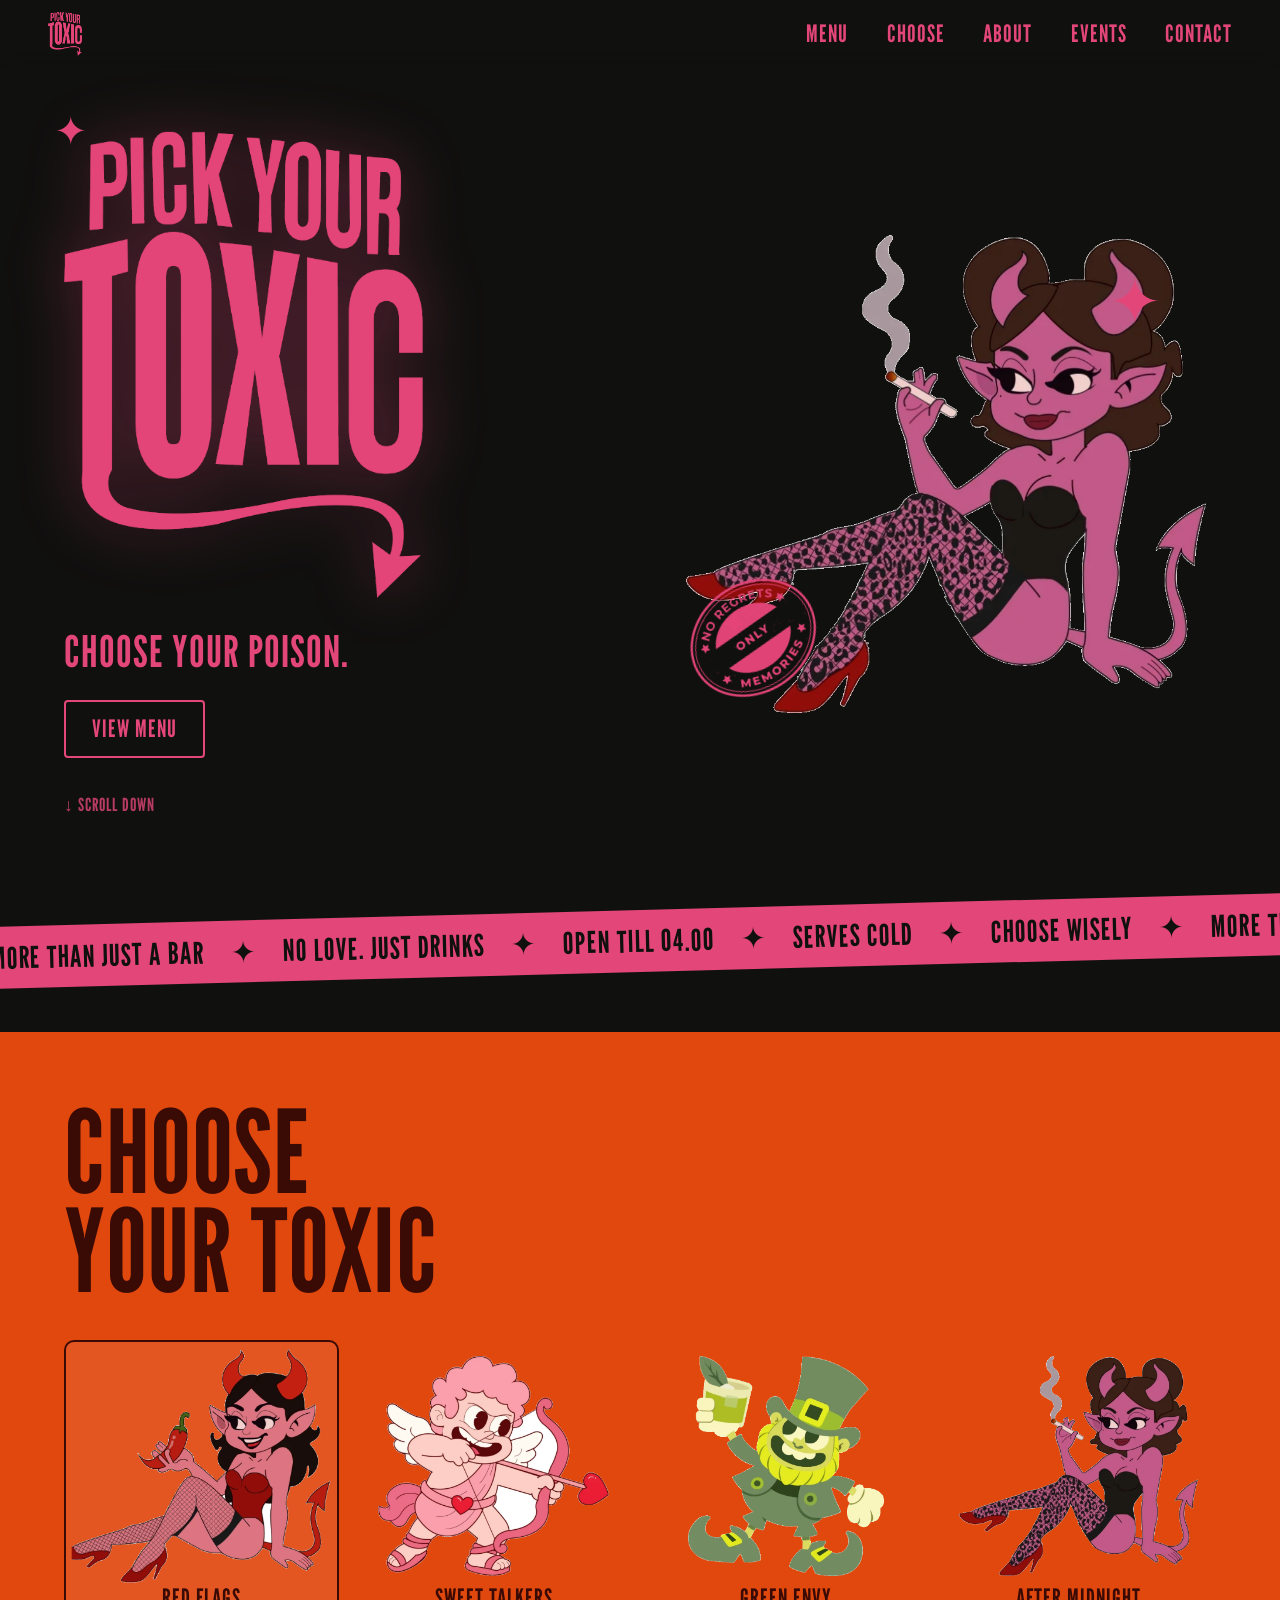
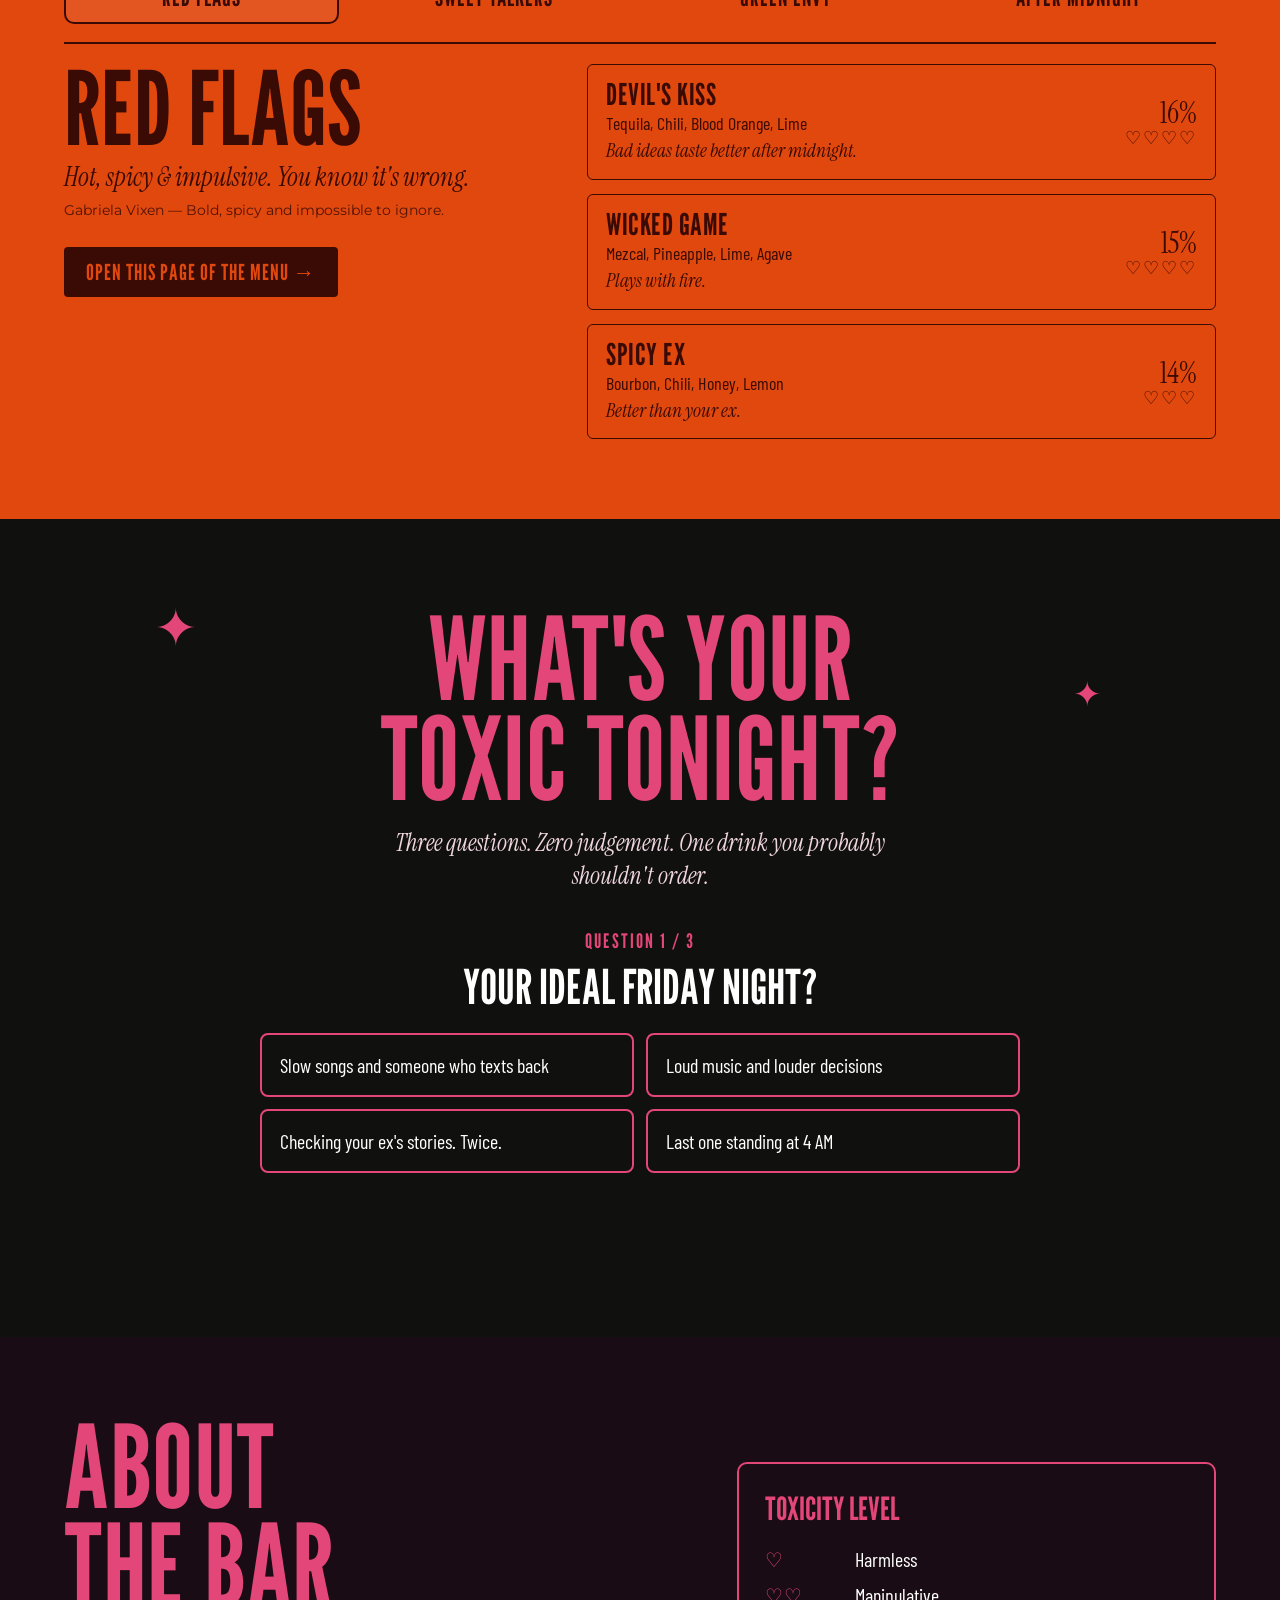
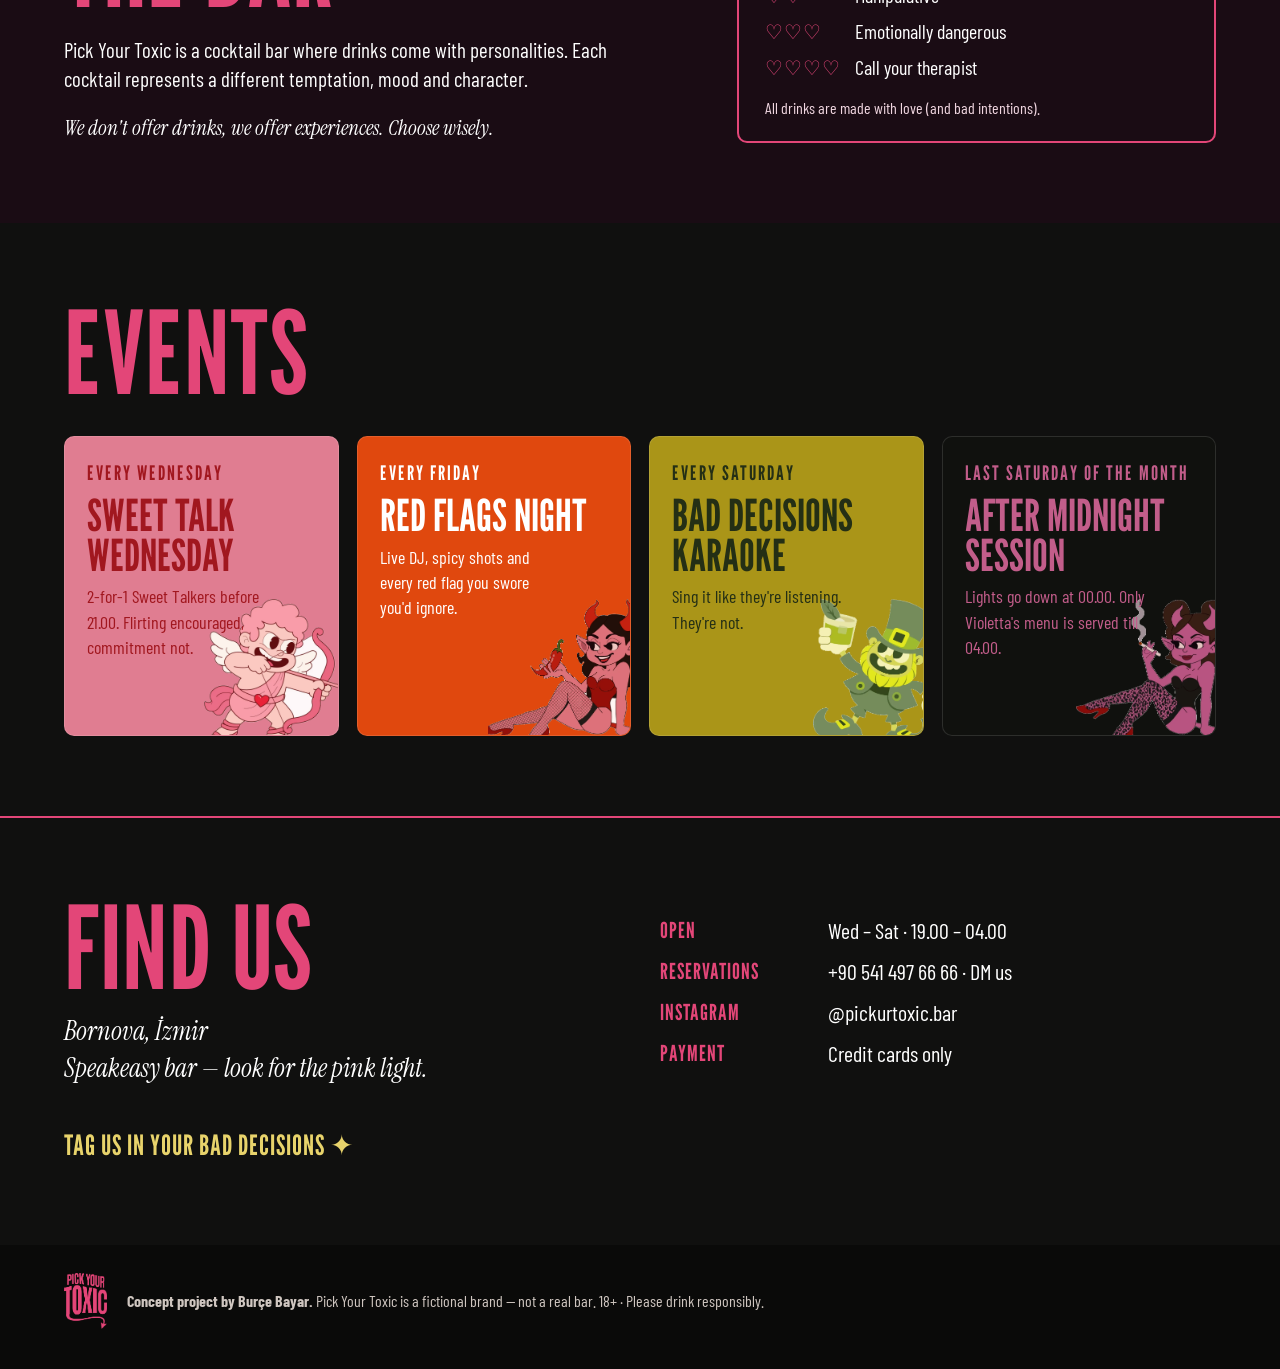
<file: pyt/index.html>
<!DOCTYPE html>
<html lang="en">
<head>
<meta charset="UTF-8">
<meta name="viewport" content="width=device-width, initial-scale=1, viewport-fit=cover">
<title>Pick Your Toxic — Choose your poison.</title>
<meta name="robots" content="noindex, nofollow">
<meta name="description" content="Pick Your Toxic — a concept cocktail bar brand by Burçe Bayar.">
<meta name="theme-color" content="#10100F">
<link rel="icon" href="img/logo.webp">
<link rel="preconnect" href="https://fonts.googleapis.com">
<link rel="preconnect" href="https://fonts.gstatic.com" crossorigin>
<link href="https://fonts.googleapis.com/css2?family=League+Gothic&family=Barlow+Condensed:wght@400;500;600;700&family=Instrument+Serif:ital@0;1&family=Montserrat:wght@400;500&display=swap" rel="stylesheet">
<link rel="stylesheet" href="pyt.css">
</head>
<body>

<header class="nav">
  <a href="#top" class="nav-logo" aria-label="Pick Your Toxic"><img src="img/logo.webp" alt="Pick Your Toxic"></a>
  <nav id="navLinks">
    <button data-open-menu>Menu</button>
    <a href="#toxic">Choose</a>
    <a href="#about">About</a>
    <a href="#events">Events</a>
    <a href="#contact">Contact</a>
  </nav>
  <button class="burger" id="burger" aria-label="Open navigation"><i></i><i></i><i></i></button>
</header>

<main>
  <!-- HERO -->
  <section class="hero" id="top">
    <div class="hero-copy">
      <span class="spark s1">✦</span>
      <img class="hero-logo" src="img/logo.webp" alt="Pick Your Toxic">
      <p class="hero-sub">Choose your poison.</p>
      <button class="btn" data-open-menu>View menu</button>
      <a class="scroll" href="#toxic">↓ Scroll down</a>
    </div>
    <div class="hero-art">
      <span class="spark s2">✦</span>
      <span class="spark s3">✦</span>
      <img src="img/char_violetta.webp" alt="Violetta Vice">
      <img class="stamp" src="img/stamp.webp" alt="No regrets, only memories">
    </div>
  </section>

  <!-- MARQUEE -->
  <div class="marquee" aria-hidden="true"><div>
    <span>More than just a bar</span>✦<span>No love. Just drinks</span>✦<span>Open till 04.00</span>✦<span>Serves cold</span>✦<span>Choose wisely</span>✦
    <span>More than just a bar</span>✦<span>No love. Just drinks</span>✦<span>Open till 04.00</span>✦<span>Serves cold</span>✦<span>Choose wisely</span>✦
  </div></div>

  <!-- CHOOSE YOUR TOXIC -->
  <section class="toxic" id="toxic">
    <h2 class="big">Choose<br>your toxic</h2>
    <div class="chars" id="chars" role="tablist"></div>
    <div class="dots" id="dots"></div>
    <div class="cat" id="cat"></div>
  </section>

  <!-- QUIZ -->
  <section class="quiz" id="quiz">
    <span class="spark q1">✦</span><span class="spark q2">✦</span>
    <h2 class="big">What's your<br>toxic tonight?</h2>
    <p class="quiz-sub">Three questions. Zero judgement. One drink you probably shouldn't order.</p>
    <div class="quiz-box" id="quizBox"></div>
  </section>

  <!-- ABOUT -->
  <section class="about" id="about">
    <div>
      <h2 class="big">About<br>the bar</h2>
      <p>Pick Your Toxic is a cocktail bar where drinks come with personalities. Each cocktail represents a different temptation, mood and character.</p>
      <p class="serif">We don't offer drinks, we offer experiences. Choose wisely.</p>
    </div>
    <div class="levels">
      <h3>Toxicity level</h3>
      <ul>
        <li><span class="h">♡</span> Harmless</li>
        <li><span class="h">♡♡</span> Manipulative</li>
        <li><span class="h">♡♡♡</span> Emotionally dangerous</li>
        <li><span class="h">♡♡♡♡</span> Call your therapist</li>
      </ul>
      <p class="fine">All drinks are made with love (and bad intentions).</p>
    </div>
  </section>

  <!-- EVENTS -->
  <section class="events" id="events">
    <h2 class="big">Events</h2>
    <div class="ev-list" id="evList"></div>
  </section>

  <!-- CONTACT -->
  <section class="contact" id="contact">
    <div>
      <h2 class="big">Find us</h2>
      <p class="addr">Bornova, İzmir<br>Speakeasy bar — look for the pink light.</p>
    </div>
    <dl>
      <dt>Open</dt><dd>Wed – Sat · 19.00 – 04.00</dd>
      <dt>Reservations</dt><dd>+90 541 497 66 66 · DM us</dd>
      <dt>Instagram</dt><dd>@pickurtoxic.bar</dd>
      <dt>Payment</dt><dd>Credit cards only</dd>
    </dl>
    <p class="c-tag">Tag us in your bad decisions ✦</p>
  </section>
</main>

<footer class="foot">
  <img src="img/logo.webp" alt="">
  <p><b>Concept project by Burçe Bayar.</b> Pick Your Toxic is a fictional brand — not a real bar. 18+ · Please drink responsibly.</p>
</footer>

<!-- FOLDING MENU -->
<div class="menu-ov" id="menuOv" hidden>
  <button class="menu-close" id="menuClose">Close menu ✕</button>
  <p class="menu-hint" id="menuHint">Click the menu to open it</p>
  <div class="stage" id="stage">
    <div class="fold" id="fold"></div>
  </div>
  <div class="book-nav" id="bookNav">
    <button id="bkPrev" aria-label="Previous page">‹</button>
    <span id="bkPage">1 / 5</span>
    <button id="bkNext" aria-label="Next page">›</button>
  </div>
  <div class="book-txt" id="bookTxt"></div>
  <!-- detail -->
  <div class="detail" id="detail" hidden>
    <button class="d-back" id="dBack">← Back to menu</button>
    <div class="d-wrap">
      <img id="dImg" alt="">
      <div class="d-info" id="dInfo"></div>
    </div>
    <button class="d-arrow d-prev" id="dPrev" aria-label="Previous">‹</button>
    <button class="d-arrow d-next" id="dNext" aria-label="Next">›</button>
  </div>
</div>

<script src="pyt.js"></script>
</body>
</html>
</file>
<file: pyt/pyt.css>
/* Pick Your Toxic — concept bar site by Burçe Bayar
   Fonts: başlıklar League Gothic (Heading Now yerine ücretsiz benzer font),
   gövde Barlow Condensed (Nimbus Sans Bold Condensed yerine). */
:root{
  --pink:#E34678; --orange:#E0480E; --envy:#AB9519; --black:#10100F; --lav:#B14C89;
  --paper:#f4ece4;
  --head:'League Gothic','Oswald',Impact,sans-serif;
  --body:'Barlow Condensed','Arial Narrow',sans-serif;
  --serif:'Instrument Serif',Georgia,serif;
  --mont:'Montserrat',system-ui,sans-serif;
  --bg:var(--black); --ink:var(--pink);
}
*{box-sizing:border-box;margin:0;padding:0}
html{scroll-behavior:smooth;scroll-padding-top:70px}
body{background:var(--black);color:#fff;font-family:var(--body);font-size:18px;line-height:1.4;overflow-x:hidden}
img{display:block;max-width:100%}
a{color:inherit;text-decoration:none}
button{font:inherit;color:inherit;background:none;border:0;cursor:pointer}
[hidden]{display:none!important}
.big{overflow-wrap:break-word;font-family:var(--head);font-weight:400;text-transform:uppercase;font-size:clamp(56px,9vw,120px);line-height:.86;color:var(--pink);letter-spacing:.5px}
.serif{font-family:var(--serif);font-style:italic;font-size:1.25em}
.spark{position:absolute;color:var(--pink);pointer-events:none;animation:twinkle 2.6s ease-in-out infinite}
@keyframes twinkle{50%{transform:scale(.6) rotate(20deg);opacity:.5}}
.btn{display:inline-block;padding:10px 26px;border:2px solid var(--pink);color:var(--pink);font-family:var(--head);font-size:24px;letter-spacing:1px;text-transform:uppercase;border-radius:4px;transition:background .2s,color .2s}
.btn:hover{background:var(--pink);color:var(--black)}

/* NAV */
.nav{position:sticky;top:0;z-index:50;display:flex;align-items:center;justify-content:space-between;padding:12px clamp(18px,4vw,48px);background:rgba(16,16,15,.88);backdrop-filter:blur(8px)}
.nav-logo img{height:44px;width:auto}
.nav nav{display:flex;gap:clamp(18px,3vw,40px)}
.nav nav a,.nav nav button{font-family:var(--head);font-size:24px;letter-spacing:1px;text-transform:uppercase;color:var(--pink);position:relative}
.nav nav a::after,.nav nav button::after{content:"";position:absolute;left:0;right:100%;bottom:-2px;height:2px;background:var(--pink);transition:right .25s}
.nav nav a:hover::after,.nav nav button:hover::after{right:0}
.burger{display:none;width:34px;height:26px;flex-direction:column;justify-content:space-between}
.burger i{display:block;height:3px;background:var(--pink);border-radius:2px}

/* HERO */
.hero{position:relative;min-height:calc(100vh - 68px);display:grid;grid-template-columns:1.1fr 1fr;align-items:center;gap:20px;padding:30px clamp(18px,5vw,70px) 50px}
.hero-copy{position:relative}
.hero-logo{width:auto;max-width:80%;max-height:min(52vh,520px);filter:drop-shadow(0 0 30px rgba(227,70,120,.35));animation:glow 3s ease-in-out infinite}
@keyframes glow{50%{filter:drop-shadow(0 0 50px rgba(227,70,120,.6))}}
.hero-sub{font-family:var(--head);font-size:clamp(28px,3.4vw,44px);color:var(--pink);text-transform:uppercase;margin:22px 0 18px;letter-spacing:1px}
.scroll{display:block;margin-top:34px;font-family:var(--head);color:var(--pink);font-size:18px;letter-spacing:1px;text-transform:uppercase;opacity:.8}
.hero-art{position:relative;display:grid;place-items:center}
.hero-art>img:first-of-type{width:min(520px,100%);animation:float 5s ease-in-out infinite}
@keyframes float{50%{transform:translateY(-12px) rotate(-1.5deg)}}
.hero-art .stamp{position:absolute;width:130px;left:2%;bottom:4%;transform:rotate(-14deg);animation:spin 18s linear infinite}
@keyframes spin{to{transform:rotate(346deg)}}
.s1{font-size:40px;left:-10px;top:-30px}.s2{font-size:64px;right:10%;top:4%}.s3{font-size:34px;left:8%;bottom:14%;animation-delay:1.2s}

/* MARQUEE */
.marquee{overflow:hidden;background:var(--pink);color:var(--black);padding:10px 0;transform:rotate(-1.5deg);margin:10px -10px 60px}
.marquee div{display:flex;gap:26px;width:max-content;animation:mq 26s linear infinite;font-family:var(--head);font-size:30px;text-transform:uppercase;letter-spacing:1px;align-items:center}
@keyframes mq{to{transform:translateX(-50%)}}

/* CHOOSE YOUR TOXIC */
.toxic{background:var(--bg);color:var(--ink);padding:70px clamp(18px,5vw,70px) 80px;transition:background .5s,color .5s}
.toxic .big{color:var(--ink);transition:color .5s}
.chars{display:grid;grid-template-columns:repeat(4,1fr);gap:18px;margin:40px 0 18px}
.char{display:flex;flex-direction:column;align-items:center;gap:10px;padding:14px 8px 12px;border-radius:10px;border:2px solid transparent;transition:transform .25s,border-color .25s,background .25s}
.char img{height:220px;width:auto;object-fit:contain;transition:transform .35s}
.char span{font-family:var(--head);font-size:24px;text-transform:uppercase;letter-spacing:1px;text-align:center;line-height:1}
.char:hover img{transform:translateY(-8px) rotate(-3deg)}
.char.on{border-color:currentColor;background:rgba(255,255,255,.08)}
.char.on img{transform:scale(1.06)}
.dots{display:none;justify-content:center;gap:8px;margin-bottom:18px}
.dots i{width:22px;height:4px;border-radius:2px;background:currentColor;opacity:.3;transition:width .3s,opacity .3s}
.dots i.on{width:40px;opacity:1}
.cat{display:grid;grid-template-columns:1fr 1.3fr;gap:40px;align-items:start;padding-top:20px;border-top:2px solid currentColor}
.cat h3{font-family:var(--head);font-weight:400;font-size:clamp(60px,8vw,110px);line-height:.85;text-transform:uppercase}
.cat .tag{font-family:var(--serif);font-style:italic;font-size:26px;line-height:1.15;margin:12px 0 8px}
.cat .who{font-family:var(--mont);font-size:14px;opacity:.85;margin-bottom:20px}
.drinks{display:grid;gap:14px}
.drink{display:grid;grid-template-columns:1fr auto;gap:2px 20px;padding:14px 18px;border:1.5px solid currentColor;border-radius:6px;animation:rise .45s both}
.drink:nth-child(2){animation-delay:.08s}.drink:nth-child(3){animation-delay:.16s}
@keyframes rise{from{opacity:0;transform:translateY(14px)}}
.drink b{font-family:var(--head);font-weight:400;font-size:30px;text-transform:uppercase;letter-spacing:.5px;line-height:1}
.drink .pct{grid-row:span 3;align-self:center;text-align:right;font-family:var(--serif);font-size:30px;line-height:1}
.drink .pct small{display:block;font-family:var(--body);font-size:18px;letter-spacing:2px}
.drink .ing{font-size:18px}
.drink em{font-family:var(--serif);font-size:19px}
.btn-ink{display:inline-block;margin-top:6px;padding:10px 22px;border-radius:4px;background:currentColor;font-family:var(--head);font-size:22px;letter-spacing:1px;text-transform:uppercase}
.btn-ink span{color:var(--bg);transition:color .5s}

/* QUIZ */
.quiz{position:relative;text-align:center;padding:90px clamp(18px,5vw,70px)}
.quiz .q1{font-size:52px;left:12%;top:70px}.quiz .q2{font-size:34px;right:14%;top:150px;animation-delay:1s}
.quiz-sub{font-family:var(--serif);font-style:italic;font-size:24px;margin:18px auto 34px;max-width:520px;color:#f0d6e0}
.quiz-box{max-width:760px;margin:0 auto;min-height:320px}
.qstep{font-family:var(--head);color:var(--pink);font-size:20px;letter-spacing:2px;text-transform:uppercase}
.qq{font-family:var(--head);font-size:clamp(34px,4vw,48px);text-transform:uppercase;line-height:1;margin:8px 0 22px}
.opts{display:grid;grid-template-columns:1fr 1fr;gap:12px}
.opt{padding:16px 18px;border:2px solid var(--pink);border-radius:8px;font-size:20px;text-align:left;transition:background .2s,color .2s,transform .2s;animation:rise .4s both}
.opt:nth-child(2){animation-delay:.05s}.opt:nth-child(3){animation-delay:.1s}.opt:nth-child(4){animation-delay:.15s}
.opt:hover{background:var(--pink);color:var(--black);transform:translateY(-2px)}
.result{display:grid;grid-template-columns:200px 1fr;gap:28px;align-items:center;text-align:left;padding:26px;border-radius:12px;background:var(--rbg);color:var(--rink);animation:rise .5s both}
.result img{width:100%;animation:float 4s ease-in-out infinite}
.result .lbl{font-family:var(--head);font-size:20px;letter-spacing:2px;text-transform:uppercase;opacity:.8}
.result h3{font-family:var(--head);font-weight:400;font-size:clamp(48px,6vw,74px);line-height:.9;text-transform:uppercase}
.result p{font-size:19px}
.result em{display:block;font-family:var(--serif);font-size:24px;margin:6px 0 12px}
.result .row{display:flex;flex-wrap:wrap;gap:10px;margin-top:14px}
.result .row button{padding:8px 16px;border:2px solid currentColor;border-radius:4px;font-family:var(--head);font-size:20px;letter-spacing:1px;text-transform:uppercase}

/* ABOUT */
.about{display:grid;grid-template-columns:1.3fr 1fr;gap:50px;padding:80px clamp(18px,5vw,70px);background:#1a0c14}
.about p{font-size:21px;max-width:560px;margin-top:20px}
.levels{align-self:end;border:2px solid var(--pink);border-radius:10px;padding:22px 26px}
.levels h3{font-family:var(--head);font-weight:400;font-size:32px;color:var(--pink);text-transform:uppercase;margin-bottom:10px}
.levels ul{list-style:none}
.levels li{display:grid;grid-template-columns:90px 1fr;font-size:20px;padding:4px 0}
.levels .h{color:var(--pink);letter-spacing:1px}
.levels .fine{font-size:16px;color:#f0d6e0;margin-top:12px}

/* EVENTS */
.events{padding:80px clamp(18px,5vw,70px)}
.ev-list{display:grid;grid-template-columns:repeat(auto-fit,minmax(240px,1fr));gap:18px;margin-top:34px}
.ev{position:relative;overflow:hidden;border-radius:10px;border:1.5px solid rgba(255,255,255,.12);padding:22px 22px 24px;min-height:300px;background:var(--ebg);color:var(--eink);display:flex;flex-direction:column;transition:transform .25s}
.ev:hover{transform:translateY(-6px) rotate(-.6deg)}
.ev .day{font-family:var(--head);font-size:20px;letter-spacing:2px;text-transform:uppercase}
.ev h3{font-family:var(--head);font-weight:400;font-size:44px;line-height:.9;text-transform:uppercase;margin:8px 0 10px;position:relative;z-index:1}
.ev p{font-size:18px;position:relative;z-index:1;max-width:80%}
.ev img{position:absolute;right:-24px;bottom:-14px;height:150px;width:auto;opacity:.95;transition:transform .3s}
.ev:hover img{transform:rotate(-6deg) scale(1.05)}

/* CONTACT */
.contact{display:grid;grid-template-columns:1fr 1fr;gap:40px;padding:80px clamp(18px,5vw,70px);border-top:2px solid var(--pink)}
.addr{font-family:var(--serif);font-style:italic;font-size:26px;margin-top:16px}
.contact dl{display:grid;grid-template-columns:150px 1fr;gap:10px 18px;align-content:center;font-size:22px}
.contact dt{font-family:var(--head);color:var(--pink);text-transform:uppercase;letter-spacing:1px}
.c-tag{grid-column:1/-1;font-family:var(--head);font-size:28px;color:#e8d36b;text-transform:uppercase;letter-spacing:1px}
.foot{display:flex;gap:20px;align-items:center;padding:28px clamp(18px,5vw,70px) 40px;background:#0a0a09;font-size:16px;color:#cfc6c0}
.foot img{height:56px;width:auto}

/* ================= FOLDING MENU ================= */
.menu-ov{position:fixed;inset:0;z-index:100;display:flex;flex-direction:column;align-items:center;justify-content:center;
  background:radial-gradient(ellipse at 50% 40%,#3a2a24,#120c0a 70%);animation:fade .3s}
@keyframes fade{from{opacity:0}}
.menu-ov::before{content:"";position:absolute;inset:0;opacity:.35;pointer-events:none;
  background-image:url("data:image/svg+xml,%3Csvg xmlns='http://www.w3.org/2000/svg' width='300' height='300'%3E%3Cfilter id='n'%3E%3CfeTurbulence type='fractalNoise' baseFrequency='.8' numOctaves='3' stitchTiles='stitch'/%3E%3C/filter%3E%3Crect width='300' height='300' filter='url(%23n)' opacity='.5'/%3E%3C/svg%3E")}
.menu-close{position:absolute;top:16px;right:18px;z-index:5;font-family:var(--head);font-size:22px;letter-spacing:1px;text-transform:uppercase;color:#fff;padding:8px 14px;border:1.5px solid rgba(255,255,255,.5);border-radius:4px}
.menu-close:hover{background:#fff;color:var(--black)}
.menu-hint{position:absolute;bottom:22px;left:0;right:0;text-align:center;font-family:var(--serif);font-style:italic;font-size:22px;color:#f0d6e0;transition:opacity .3s}
.stage{perspective:2600px;position:relative}
.fold{display:flex;align-items:stretch;transform-style:preserve-3d}
.leaf{position:relative;flex:none;height:var(--h);width:var(--w);overflow:hidden;transform-origin:left center;
  transition:width .7s cubic-bezier(.6,0,.2,1),transform .7s cubic-bezier(.6,0,.2,1),box-shadow .3s;box-shadow:0 20px 50px rgba(0,0,0,.55);background:#111}
.leaf img{width:var(--w);height:var(--h);max-width:none;user-select:none;-webkit-user-drag:none}
/* kâğıt dokusu + katlanma gölgesi */
.leaf::before{content:"";position:absolute;inset:0;z-index:1;pointer-events:none;mix-blend-mode:multiply;opacity:.22;
  background-image:url("data:image/svg+xml,%3Csvg xmlns='http://www.w3.org/2000/svg' width='200' height='200'%3E%3Cfilter id='p'%3E%3CfeTurbulence type='fractalNoise' baseFrequency='.9' numOctaves='2' stitchTiles='stitch'/%3E%3CfeColorMatrix values='0 0 0 0 .5  0 0 0 0 .45  0 0 0 0 .4  0 0 0 .9 0'/%3E%3C/filter%3E%3Crect width='200' height='200' filter='url(%23p)'/%3E%3C/svg%3E")}
.leaf::after{content:"";position:absolute;inset:0;z-index:2;pointer-events:none;background:linear-gradient(90deg,rgba(0,0,0,.45),rgba(0,0,0,0) 18%,rgba(255,255,255,.05) 50%,rgba(0,0,0,0) 82%,rgba(0,0,0,.2));transition:opacity .7s}
.fold:not(.closed) .leaf+.leaf::after{opacity:.6}
/* kapalı durumda: sadece kapak */
.fold .leaf:not(:first-child){width:0;transform:rotateY(-95deg)}
.fold .leaf.open{width:var(--w);transform:none}
.fold.closed .leaf:first-child{cursor:pointer;animation:nudge 2.4s ease-in-out infinite}
@keyframes nudge{50%{transform:rotateY(-12deg)}}
.fold.ready .leaf:not(:first-child){cursor:zoom-in}
.fold.ready .leaf:not(:first-child):hover{transform:translateY(-14px);box-shadow:0 34px 60px rgba(0,0,0,.6);z-index:3}
.book-nav,.book-txt{display:none}

/* detay görünümü */
.detail{position:absolute;inset:0;z-index:10;display:flex;align-items:center;justify-content:center;background:rgba(10,8,7,.94);animation:fade .25s}
.d-back{position:absolute;top:16px;left:18px;font-family:var(--head);font-size:22px;letter-spacing:1px;text-transform:uppercase;color:#fff}
.d-wrap{display:flex;gap:40px;align-items:center;max-width:1100px;padding:60px 70px}
.d-wrap img{height:min(84vh,1000px);width:auto;box-shadow:0 30px 70px rgba(0,0,0,.6);animation:rise .4s both}
.d-info{max-width:420px;color:var(--dink);animation:rise .45s .05s both}
.d-info .no{font-family:var(--head);font-size:20px;letter-spacing:2px;opacity:.75}
.d-info h3{font-family:var(--head);font-weight:400;font-size:clamp(54px,6vw,86px);line-height:.85;text-transform:uppercase;margin:6px 0 10px}
.d-info .tag{font-family:var(--serif);font-style:italic;font-size:24px;color:#fff;margin-bottom:18px}
.d-info ul{list-style:none;display:grid;gap:14px;color:#fff}
.d-info li b{display:block;font-family:var(--head);font-weight:400;font-size:28px;color:var(--dink);text-transform:uppercase;line-height:1}
.d-info li em{font-family:var(--serif);font-size:19px;opacity:.9}
.d-info li span{display:block;font-size:17px}
.d-arrow{position:absolute;top:50%;width:52px;height:52px;margin-top:-26px;border-radius:50%;background:rgba(255,255,255,.1);font-size:30px;color:#fff}
.d-arrow:hover{background:var(--pink)}
.d-prev{left:14px}.d-next{right:14px}

/* ================= MOBİL ================= */
@media (max-width:760px){
  body{font-size:17px}
  .nav nav{position:fixed;inset:68px 0 auto 0;flex-direction:column;align-items:center;gap:18px;padding:24px;background:rgba(16,16,15,.97);transform:translateY(-130%);transition:transform .3s}
  .nav nav.on{transform:none}
  .burger{display:flex}
  .hero{grid-template-columns:1fr;text-align:center;min-height:auto;padding-top:40px}
  .hero-logo{margin:0 auto;width:min(300px,78%)}
  .hero-art>img:first-of-type{width:min(320px,85%)}
  .hero-art .stamp{width:90px}
  .chars{display:flex;overflow-x:auto;scroll-snap-type:x mandatory;gap:10px;margin:28px -18px 12px;padding:0 18px;scrollbar-width:none}
  .chars::-webkit-scrollbar{display:none}
  .char{flex:0 0 46%;scroll-snap-align:center}
  .char img{height:150px}
  .char span{font-size:20px}
  .dots{display:flex}
  .cat{grid-template-columns:1fr;gap:20px}
  .opts{grid-template-columns:1fr}
  .result{grid-template-columns:1fr;text-align:center}
  .result img{width:150px;margin:0 auto}
  .result .row{justify-content:center}
  .about,.contact{grid-template-columns:1fr;gap:30px}
  .contact dl{grid-template-columns:1fr;gap:2px}
  .contact dd{margin-bottom:10px}
  .foot{flex-direction:column;text-align:center}
  /* menü = kitap */
  .menu-ov{justify-content:flex-start;padding-top:64px}
  .fold{display:block;position:relative;width:var(--w);height:var(--h)}
  .fold .leaf,.fold .leaf:not(:first-child),.fold .leaf.open{position:absolute;inset:0;width:var(--w);transform:none;backface-visibility:hidden}
  .fold .leaf{z-index:calc(10 - var(--i))}
  .fold .leaf.turned{transform:rotateY(-110deg)!important;opacity:0;transition:transform .7s cubic-bezier(.6,0,.2,1),opacity .2s .5s}
  .fold.closed .leaf:first-child{animation:none}
  .fold.ready .leaf:not(:first-child):hover{transform:none}
  .book-nav{display:flex;align-items:center;gap:22px;margin-top:14px;font-family:var(--head);font-size:22px;color:#fff;letter-spacing:1px}
  .book-nav button{width:44px;height:44px;border-radius:50%;background:rgba(255,255,255,.12);font-size:26px}
  .book-txt{display:block;width:100%;padding:10px 22px 30px;overflow-y:auto;flex:1;color:#fff}
  .book-txt .tag{font-family:var(--serif);font-style:italic;font-size:20px;text-align:center;margin-bottom:6px}
  .book-txt ul{list-style:none;display:grid;gap:8px}
  .book-txt b{font-family:var(--head);font-weight:400;font-size:22px;text-transform:uppercase;color:var(--dink)}
  .menu-hint{bottom:auto;top:62px;font-size:18px}
  .menu-ov{padding-top:96px}
  .d-wrap{flex-direction:column;padding:60px 20px 30px;overflow-y:auto;max-height:100%}
  .d-wrap img{height:auto;width:min(300px,80vw)}
}
@media (prefers-reduced-motion:reduce){*{animation:none!important;transition:none!important}}
</file>
